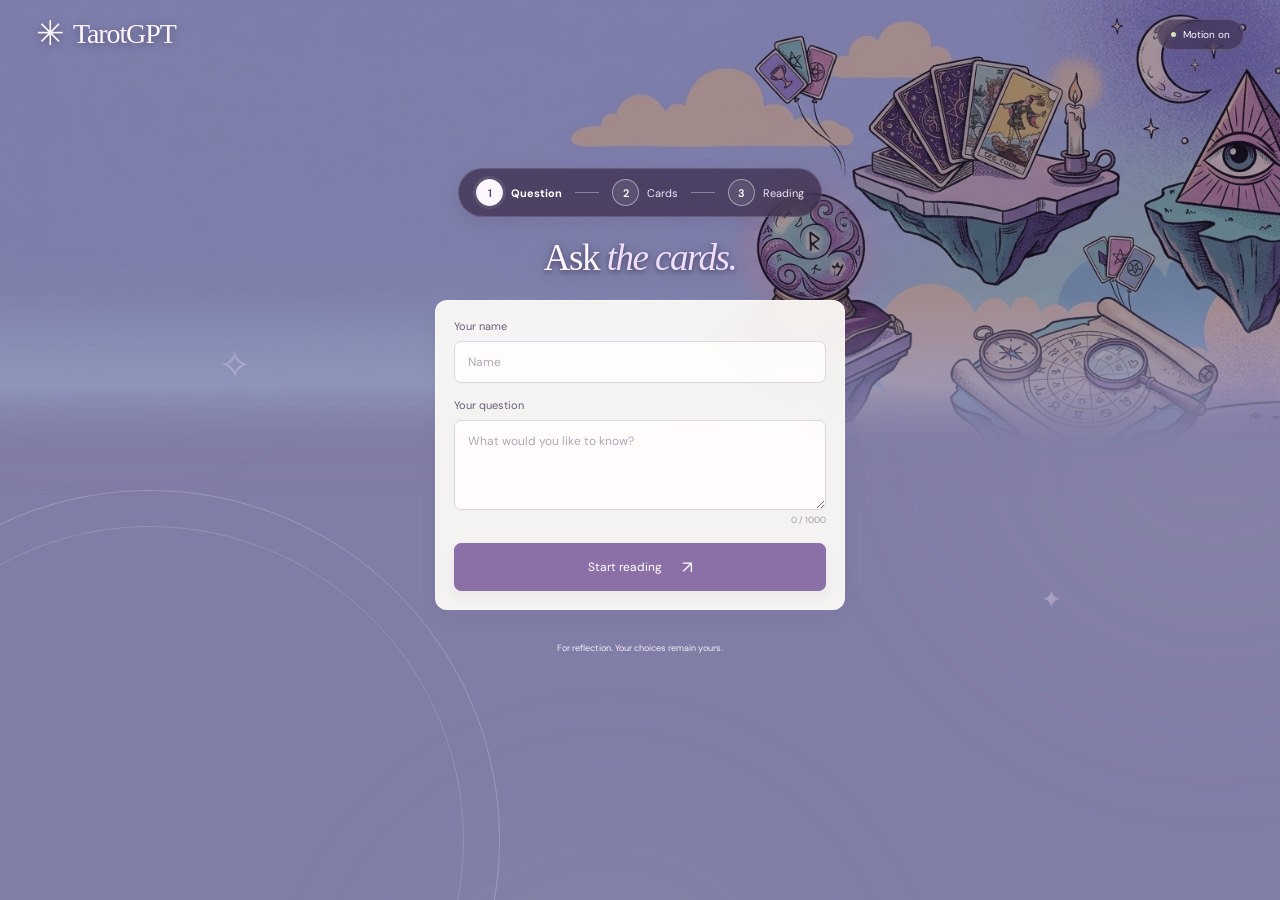
<file: templates/index.html>
﻿<!doctype html>
<html lang="en">
<head>
<meta charset="utf-8"><meta name="viewport" content="width=device-width,initial-scale=1"><meta name="theme-color" content="#807da6">
<title>TarotGPT · Ask the cards</title>
<meta name="description" content="Ask a question, choose your cards, and explore your personal tarot reading.">
<link rel="stylesheet" href="/static/assets/bootstrap.min.css"><link rel="stylesheet" href="/static/assets/fonts.css">
<style>
:root{--paper:#807da6;--ink:#3e3549;--muted:#867d8d;--purple:#8a70a7;--purple-dark:#71588e;--line:#e6deea;--serif:Georgia,'Times New Roman',serif}*{box-sizing:border-box}html{min-height:100%;scroll-behavior:smooth}body{margin:0;background:var(--paper);color:var(--ink);font:14px 'DM Sans',sans-serif;min-height:100svh}button,a,input,textarea{ -webkit-tap-highlight-color:transparent}button,a{touch-action:manipulation}button:focus-visible,a:focus-visible{outline:3px solid #b49bc8;outline-offset:5px}::selection{background:#e7daef}a{color:inherit;text-decoration:none}button{font:inherit}[hidden]{display:none!important}
.atmosphere{position:fixed;inset:0;z-index:-1;overflow:hidden;pointer-events:none;background:radial-gradient(ellipse at 50% 10%,#fffefa66,transparent 60%)}.cloud{position:absolute;border-radius:50%;filter:blur(65px);animation:cloud 23s ease-in-out infinite alternate;opacity:.8}.cloud.one{width:750px;height:750px;top:-240px;left:-270px;background:radial-gradient(ellipse,#e6dbee,transparent 68%)}.cloud.two{width:850px;height:850px;right:-360px;top:0;background:radial-gradient(ellipse,#eee0d4,transparent 68%);animation-delay:-9s}.cloud.three{width:700px;height:700px;left:20%;bottom:-480px;background:radial-gradient(ellipse,#dce6d8,transparent 68%);animation-delay:-15s}@keyframes cloud{to{transform:translate(100px,90px) scale(1.25)}}
.site-header{max-width:1320px;height:94px;margin:auto;padding:0 42px;display:flex;align-items:center;justify-content:space-between;border-bottom:1px solid #ded7e17a}.brand{display:flex;align-items:center;gap:10px;font:29px var(--serif);letter-spacing:-1.1px}.brand b{font-weight:normal;color:var(--purple)}.brand-mark{font-size:34px;color:var(--purple);line-height:1}.header-caption{font-size:9px;letter-spacing:2px;color:var(--muted)}.motion-toggle{border:1px solid #ded5e3;background:#ffffff48;border-radius:30px;padding:8px 13px;color:#7d7087;font-size:10px;display:flex;align-items:center;gap:7px}.motion-dot{width:5px;height:5px;background:#9aab93;border-radius:50%}.paused .motion-dot{background:#aaa}.stepper{display:flex;justify-content:center;align-items:center;max-width:460px;margin:32px auto 0;padding:0 15px;gap:15px}.step{display:flex;align-items:center;gap:8px;color:#aaa1ad;font-size:10px;white-space:nowrap}.step .number{display:grid;place-items:center;width:23px;height:23px;border:1px solid #dbd2df;border-radius:50%;font-size:9px}.step.current{color:var(--purple-dark)}.current .number{background:#ede4f3;border-color:#bba6cc;color:var(--purple-dark)}.step.done .number{background:#e8ece1;border-color:#c6d1bb;color:#7b896b}.step-line{height:1px;flex:1;background:#ded6e3;max-width:38px}
.app-main{position:relative;max-width:640px;margin:auto;padding:0 36px 30px}.screen{animation:enter .5s ease;position:relative}.screen-heading{text-align:center}.eyebrow{font-size:9px;font-weight:600;letter-spacing:2.5px;color:#9b87ad;text-transform:uppercase}.screen h1{font:normal 44px/1.16 var(--serif);letter-spacing:-1.5px;margin:13px 0}.screen h1 em{color:var(--purple);font-weight:normal}.subtitle{font-size:12px;color:var(--muted);line-height:1.9;margin:0 auto;max-width:390px}.illustration{position:relative;display:grid;place-items:center;height:183px;margin:6px auto 0;width:250px}.illustration>svg{width:210px;height:170px;animation:levitate 6s ease-in-out infinite}.illustration:before{content:'✧';position:absolute;left:4px;top:48px;color:#b8a6c6;font-size:27px;animation:shimmer 4s ease-in-out infinite}.illustration:after{content:'✦';position:absolute;right:10px;top:96px;color:#c4b39e;font-size:15px;animation:shimmer 5s ease-in-out infinite -2s}@keyframes levitate{50%{transform:translateY(-9px)}}@keyframes shimmer{50%{opacity:.3;transform:scale(.8)}}@keyframes enter{from{opacity:0;transform:translateY(9px)}to{opacity:1;transform:none}}
.question-form{max-width:410px;margin:27px auto 0}.form-label{font-size:11px;color:#6b5d77;margin-bottom:8px;display:flex;justify-content:space-between}.form-label small{font-size:9px;color:#a096a7}.form-control,.form-select{background:#fff9;border:1px solid #ded5e3;color:var(--ink);border-radius:7px;font-size:12px;padding:13px 15px;box-shadow:0 2px 5px #7d688203}.form-control::placeholder{color:#b0a6b6}.form-control:focus,.form-select:focus{background:#fffc;border-color:#b59ac9;box-shadow:0 0 0 3px #e9dff17a;color:var(--ink)}textarea.form-control{resize:vertical;min-height:106px;max-height:240px}.field-note{display:flex;justify-content:space-between;font-size:9px;color:#a499aa;margin-top:7px}.primary-button{display:flex;justify-content:center;align-items:center;gap:20px;width:100%;border:1px solid var(--purple);border-radius:7px;background:var(--purple);color:white;padding:15px 20px;font-size:12px;box-shadow:0 5px 12px #8a70a715;transition:transform .2s,background .2s}.primary-button:hover{background:var(--purple-dark);transform:translateY(-2px)}.primary-button:disabled{opacity:.45;cursor:default;transform:none}.primary-button .arrow{font-size:17px}.form-bottom{text-align:center;margin-top:13px;color:#a096a7;font-size:9px;display:flex;gap:6px;justify-content:center}.form-error{font-size:11px;color:#a1536b;line-height:1.6;margin-top:10px}.back-button{border:0;background:transparent;color:#93849f;font-size:11px;padding:0;margin:30px 0 0;display:flex;align-items:center;gap:7px}.back-button:hover{color:var(--purple-dark)}.section-space{padding-top:27px}.section-space .screen-heading{margin-top:0}.section-symbol{width:58px;height:58px;margin:0 auto 20px;border:1px solid #e0d3e9;border-radius:50%;display:grid;place-items:center;color:#a18ab3;font:32px var(--serif);background:#f3edf6}
.intention{margin:23px auto 0;max-width:440px;text-align:center;padding:13px 20px;background:#ffffff59;border:1px solid #e5dce8;border-radius:7px}.intention small{font-size:8px;letter-spacing:1.7px;color:#a08bab;display:block;margin-bottom:4px}.intention p{font:italic 16px/1.5 var(--serif);margin:0;color:#7f7088;overflow-wrap:anywhere}.method-options{display:grid;grid-template-columns:1fr 1fr;gap:15px;margin:27px auto 0;max-width:470px}.method-option{border:1px solid #dcd0e5;border-radius:10px;padding:25px 16px;background:#ffffff65;text-align:center;color:var(--ink);transition:transform .25s,border .25s,box-shadow .25s}.method-option:hover{transform:translateY(-5px);border-color:#b299c5;box-shadow:0 14px 20px #7e62860b}.method-option svg{width:85px;height:100px;margin-bottom:17px}.method-option strong{display:block;font:22px var(--serif);margin-bottom:8px}.method-option p{font-size:11px;color:var(--muted);line-height:1.7;max-width:170px;margin:0 auto}.method-option .method-cta{font-size:10px;display:block;color:var(--purple);margin-top:20px}.method-option.own{border-color:#dcded2;background:#f2f3ec60}.own .method-cta{color:#869278}.gentle-note{font-size:10px;color:#a095a6;text-align:center;margin:24px auto 0;line-height:1.8}
.deck{width:100%;height:230px;position:relative;margin:25px auto 0;isolation:isolate}.deck-card{position:absolute;width:64px;height:112px;left:calc(50% - 32px);top:50px;border:1px solid #a68eb8;border-radius:29px 29px 4px 4px;background:repeating-linear-gradient(45deg,transparent 0 8px,#ffffff20 8px 9px),#d8c9e4;box-shadow:0 6px 10px #5d416118;color:#987cad;transform:translate(var(--x),var(--y)) rotate(var(--r));transition:transform .4s ease,opacity .4s,border .2s;animation:fan .8s cubic-bezier(.2,.8,.2,1) backwards;animation-delay:calc(var(--i)*.014s);font-size:27px;padding:0}.deck-card:before{content:'';position:absolute;inset:6px;border:1px solid #b19bc2;border-radius:24px 24px 2px 2px}.deck-card:hover:not(:disabled),.deck-card:focus-visible{transform:translate(var(--x),calc(var(--y) - 22px)) rotate(var(--r));background-color:#cbb8dc;border-color:#8c6aa6;z-index:30!important}.deck-card.picked{opacity:0;transform:translate(var(--x),80px) rotate(var(--r));pointer-events:none}.deck-card:disabled:not(.picked){cursor:default}.deck.shuffling .deck-card{animation:shuffle .45s ease-in-out infinite alternate;animation-delay:calc(var(--i)*-.03s)}@keyframes fan{from{opacity:.2;transform:translate(0,20px) rotate(0)}to{opacity:1;transform:translate(var(--x),var(--y)) rotate(var(--r))}}@keyframes shuffle{from{transform:translate(-45px,10px) rotate(-12deg)}to{transform:translate(45px,-8px) rotate(12deg)}}.deck-toolbar{display:flex;justify-content:center;gap:16px;align-items:center;margin-top:-17px;margin-bottom:22px}.text-button{border:0;background:transparent;font-size:10px;color:var(--purple);padding:7px}.selection-counter{font-size:10px;color:#9b8ca6}.selected-spread{display:grid;grid-template-columns:repeat(3,1fr);gap:16px;max-width:410px;margin:24px auto}.selected-slot{min-width:0;text-align:center}.slot-label{font-size:8px;letter-spacing:1.5px;color:#aa99b4;text-transform:uppercase;margin-bottom:10px}.slot-empty{height:165px;border:1px dashed #d9cbe3;background:#ece4f020;border-radius:48px 48px 6px 6px;display:grid;place-items:center;color:#c7b7d2;font:26px var(--serif)}.revealed-card{height:165px;animation:reveal .65s ease backwards;perspective:700px}.revealed-card svg{height:100%;width:100%;border:1px solid #d0c6b6;border-radius:48px 48px 5px 5px;background:#f5eee0;padding:4px;box-shadow:0 6px 12px #6f5c7012}.slot-name{font:14px var(--serif);margin-top:9px;color:#817188;line-height:1.3;min-height:18px}@keyframes reveal{from{opacity:0;transform:translateY(-30px) rotateY(90deg)}to{opacity:1;transform:none}}.reading-action{max-width:410px;margin:0 auto}.own-fields{max-width:410px;margin:24px auto 0}.own-field{display:flex;align-items:center;gap:10px;margin-bottom:10px}.own-field .form-control{flex:1;min-width:0}.own-field .field-number{font:italic 17px var(--serif);color:#b9a6c7;width:16px}.remove-card{background:transparent;border:0;color:#a391ac;font-size:20px;width:23px}.own-toolbar{display:flex;justify-content:space-between;align-items:center;margin:2px 0 18px}.own-toolbar small{font-size:9px;color:#a398aa}.own-fields .form-label{margin-bottom:12px}
.loading-wrap{text-align:center;padding:75px 0 80px}.loading-orbit{position:relative;width:140px;height:140px;display:grid;place-items:center;margin:0 auto 35px;color:#a28ab4;font-size:48px}.loading-orbit:before,.loading-orbit:after{content:'';position:absolute;inset:0;border:1px solid #dfd0e8;border-radius:50%;border-top-color:#a38ab5;animation:spin 5s linear infinite}.loading-orbit:after{inset:16px;animation-direction:reverse;border-top-color:#b8bda4}.loading-wrap h1{font-size:34px}.loading-wrap p{font-size:12px;color:var(--muted);line-height:1.8}.loader-note{font-size:10px;color:#a79aad;margin-top:25px}@keyframes spin{to{transform:rotate(360deg)}}.error-panel{border:1px solid #e0cdd2;background:#faf0ef;padding:18px;border-radius:8px;color:#936775;font-size:12px;line-height:1.8;margin:25px auto;max-width:410px}.secondary-button{border:1px solid #d5c6df;color:var(--purple);background:transparent;border-radius:6px;padding:11px 18px;font-size:11px}.result-header{margin-top:30px}.result-header h1{font-size:38px}.result-cards{margin-top:28px}.result-entry{display:grid;grid-template-columns:75px 1fr;gap:20px;padding:23px 0;border-bottom:1px solid var(--line)}.result-entry svg{width:75px;height:121px;border:1px solid #d0c6b6;border-radius:35px 35px 4px 4px;padding:3px;background:#f7efdf}.result-entry small{font-size:8px;letter-spacing:1.5px;color:#a491b0}.result-entry h2{font:23px var(--serif);margin:6px 0 10px}.result-entry p{font-size:12px;line-height:1.9;color:#87788f;margin:0;white-space:pre-line;overflow-wrap:anywhere}.summary{padding:25px;background:#eee7f190;border:1px solid #e0d3e7;border-radius:9px;margin:28px 0}.summary h2{font:25px var(--serif);margin:0 0 12px}.summary p{font-size:12px;line-height:1.9;color:#87788f;white-space:pre-line;overflow-wrap:anywhere;margin:0}.demo-badge{display:inline-block;border:1px solid #cbbad6;border-radius:30px;padding:5px 12px;font-size:9px;color:#957ca7;margin-bottom:15px;background:#efe7f4}.result-actions{display:flex;gap:12px;margin-top:25px}.result-actions button{flex:1}.page-footer{text-align:center;padding:23px 20px 28px;max-width:560px;margin:0 auto;color:#a397aa;font-size:9px;line-height:1.8}.page-footer:before{content:'';display:block;width:35px;height:1px;background:#d7c9e0;margin:0 auto 17px}.page-footer p{margin:0}.footer-tiny{font-size:8px;letter-spacing:1.6px;color:#b4a7bb;margin-top:11px}.side-star{position:fixed;pointer-events:none;font-family:var(--serif);color:#d5c7df;z-index:-1}.side-star.a{top:38%;left:17%;font-size:40px;animation:shimmer 7s infinite}.side-star.b{right:17%;top:65%;font-size:25px;animation:shimmer 8s infinite -2s}.side-orbit{position:fixed;left:-200px;bottom:-290px;width:700px;height:700px;border:1px solid #dcd4e14d;border-radius:50%;z-index:-1;pointer-events:none}.side-orbit:after{content:'';position:absolute;inset:35px;border:1px solid #dcd4e13b;border-radius:50%}.paused *,.paused *:before,.paused *:after{animation:none!important;transition:none!important}body.paused{scroll-behavior:auto}
@media(min-width:1500px){.stepper{margin-top:42px}.illustration{height:205px;margin-top:14px}.question-form{margin-top:32px}}@media(max-width:767px){.site-header{height:78px;padding:0 24px}.brand{font-size:25px}.brand-mark{font-size:30px}.header-caption{display:none}.motion-toggle{padding:7px 10px;font-size:9px}.stepper{margin-top:25px;gap:10px;max-width:360px}.step{font-size:9px;gap:6px}.step-line{max-width:25px}.app-main{padding:0 23px 20px;max-width:540px}.illustration{height:172px;margin-top:8px}.illustration>svg{width:195px}.screen h1{font-size:39px}.subtitle{font-size:11px;max-width:320px}.question-form{margin-top:25px}.form-control{font-size:12px}.header-caption{display:none}.method-options{gap:12px}.method-option{padding:22px 12px}.method-option strong{font-size:21px}.method-option p{font-size:10px}.section-space{padding-top:25px}.deck-card{width:54px;height:98px;left:calc(50% - 27px);font-size:24px}.deck{height:210px}.selected-spread{gap:12px;margin:20px auto}.slot-empty,.revealed-card{height:145px}.slot-name{font-size:12px}.back-button{margin-top:25px}.result-header h1{font-size:34px}.result-entry{gap:14px;grid-template-columns:64px 1fr}.result-entry svg{width:64px;height:108px}.result-entry h2{font-size:21px}.page-footer{padding-top:17px}.side-star.a{left:5%;top:35%;font-size:20px}.side-star.b{right:5%;font-size:18px}.result-actions{flex-direction:column}}@media(max-width:360px){.screen h1{font-size:35px}.step{font-size:8px}.stepper{gap:8px}.method-option strong{font-size:18px}.slot-label{font-size:7px;letter-spacing:1px}.slot-empty,.revealed-card{height:128px}.app-main{padding-left:20px;padding-right:20px}}@media(prefers-reduced-motion:reduce){html{scroll-behavior:auto}*,*:before,*:after{animation:none!important;transition:none!important}}
.deck-toolbar{position:relative;z-index:2;margin-top:0}.deck{pointer-events:none}.deck-card{pointer-events:auto}.deck-card.picked{pointer-events:none}.result-entry img{width:75px!important;height:121px!important;object-fit:contain}.screen h1:focus{outline:none}

.revealed-card,.slot-empty{border-radius:7px}.revealed-card{overflow:hidden;background:#f6eddf;border:1px solid #d5c4b2;box-shadow:0 5px 14px #6f5c7015}.tarot-image{display:block;width:100%;height:100%;object-fit:contain;border-radius:5px}.result-entry .tarot-image{width:75px;height:121px;object-fit:contain}.unknown-card{display:grid;place-items:center;width:100%;height:100%;min-height:110px;background:#e9dfee;border:1px solid #c9b6d6;border-radius:7px;color:#a48cb6;font-size:35px}.result-entry .unknown-card{height:121px}.slot-name{overflow-wrap:anywhere;font-size:12px}#deckStatus{margin-bottom:15px}
@media(max-width:767px){.result-entry .tarot-image{width:64px!important;height:108px!important}}
.deck-card:hover:not(:disabled),.deck-card:focus-visible{z-index:100!important;transform:translate(var(--x),var(--y)) rotate(var(--r));filter:brightness(1.04);box-shadow:0 0 0 2px #b39ac655,0 7px 14px #5d416125}

/* Real card backs, spread from a stack on the left. */
.deck-card{border:0;border-radius:4px;background:transparent;overflow:hidden;animation:none;box-shadow:1px 3px 7px #3b314b21;transition:opacity .22s ease,filter .18s ease}
.deck-card:before{content:none}
.deck-card .deck-back{position:absolute;max-width:none;width:129.76%;height:118.4%;left:-13.18%;top:-9.15%;object-fit:fill;pointer-events:none;user-select:none}
.deck-card:hover:not(:disabled),.deck-card:focus-visible{background:transparent;filter:brightness(1.08);box-shadow:1px 4px 9px #3b314b30}
.deck.dealing .deck-card{animation:spread-left .55s cubic-bezier(.22,.61,.36,1) both;animation-delay:calc(var(--i)*.012s)}
@keyframes spread-left{from{transform:translate(var(--start-x),20px) rotate(-4deg)}to{transform:translate(var(--x),var(--y)) rotate(var(--r))}}
.selected-spread .slot-empty,.selected-spread .revealed-card{width:100%;height:auto;aspect-ratio:7/12;border-radius:4px}
.selected-spread .revealed-card{border:0;padding:0;background:transparent;overflow:hidden;box-shadow:0 4px 10px #3b314b16;animation:card-arrive .25s ease-out}
.selected-spread .revealed-card .tarot-image{display:block;width:100%;height:100%;object-fit:fill;border:0;border-radius:4px;padding:0}
@keyframes card-arrive{from{opacity:0}to{opacity:1}}

/* The supplied illustration fades into the page; mobile keeps its top-right details. */
.header-art{position:absolute;inset:0 0 auto;height:295px;z-index:-1;pointer-events:none;background-image:linear-gradient(to bottom,rgba(128,125,166,0) 15%,rgba(128,125,166,.28) 48%,var(--paper) 100%),url('/static/img/header.jpg');background-position:center top;background-size:cover;background-repeat:no-repeat}
.site-header{height:68px;margin-bottom:100px;border:0;padding:0 36px}.brand{font-size:28px}.motion-toggle{background:#f8f5f1d9;border-color:#e6deea99;backdrop-filter:blur(8px)}
.stepper{margin:0 auto 20px}.app-main{padding-bottom:12px;max-width:600px}.screen h1{font-size:37px;margin:12px 0 20px}.question-form{margin:0 auto}.question-form .primary-button{margin-top:17px!important}.question-form .mb-3{margin-bottom:15px!important}textarea.form-control{min-height:90px}.field-note{justify-content:flex-end;margin-top:4px}.form-control{padding:11px 13px}.primary-button{padding:12px 18px}.back-button{margin:0 0 10px}.section-space{padding-top:0}.intention{margin-top:0;padding:9px 14px}.intention p{font-size:14px}.intention small{font-size:7px;margin-bottom:2px}
.method-options{margin-top:18px;max-width:410px}.method-option{padding:20px 12px}.method-option svg{height:75px;width:70px;margin-bottom:12px}.method-option strong{font-size:22px;margin:0}.own-fields{margin-top:0}.own-toolbar{margin-bottom:12px}.deck{height:175px;margin:0 auto}.deck-card{top:18px}.deck-toolbar{margin-bottom:8px}.selected-spread{max-width:360px;margin:12px auto 16px;gap:14px}.slot-label{margin-bottom:7px}.slot-name{font-size:11px;margin-top:6px}.loading-wrap{padding:32px 0}.loading-orbit{width:100px;height:100px;margin-bottom:23px}.result-header{margin-top:0}.result-cards{margin-top:10px}.result-entry{padding:17px 0}.summary{margin:20px 0;padding:20px}.page-footer{padding:18px 20px 20px;font-size:9px}.page-footer:before{display:none}.side-star{opacity:.45}.error-panel{margin:18px auto}
@media(min-width:1500px){.stepper{margin-top:0}.question-form{margin-top:0}}
@media(max-width:767px){.header-art{height:245px;background-position:right top;background-size:auto 290px}.site-header{height:62px;margin-bottom:103px;padding:0 20px}.brand{font-size:25px}.stepper{margin:0 auto 18px}.app-main{padding:0 21px 8px}.screen h1{font-size:33px;margin:8px 0 17px}.question-form{margin-top:0}.section-space{padding-top:0}.back-button{margin:0 0 9px}.method-option{padding:18px 10px}.method-option strong{font-size:20px}.method-option svg{height:65px;width:60px}.deck{height:155px;margin-top:0}.deck-card{top:13px}.selected-spread{gap:12px;margin:10px auto 14px;max-width:330px}.slot-name{font-size:10px}.result-header{margin-top:0}.result-header h1{font-size:32px}.own-fields{margin-top:0}.page-footer{padding:14px 18px 18px}}
@media(max-width:360px){.header-art{height:218px;background-size:auto 265px}.site-header{margin-bottom:82px}.screen h1{font-size:30px}.method-option strong{font-size:18px}}
.header-art{background-size:100% 100%,cover;background-position:center top,center top}
@media(max-width:767px){.header-art{background-image:linear-gradient(to bottom,rgba(128,125,166,0) 5%,rgba(128,125,166,.15) 35%,rgba(128,125,166,.94) 70%,var(--paper) 100%),url('/static/img/header.jpg');background-size:100% 100%,auto 290px;background-position:center top,right top}}
@media(max-width:360px){.header-art{background-size:100% 100%,auto 265px}}
/* Keep the artwork visible through at least 40% of the viewport. */
.header-art{height:max(360px,55vh);height:max(360px,55svh);background-size:100% 100%,cover;background-image:linear-gradient(to bottom,rgba(128,125,166,0) 20%,rgba(128,125,166,.12) 60%,rgba(128,125,166,.35) 75%,var(--paper) 100%),url('/static/img/header.jpg')}
@media(max-width:767px){.header-art{background-position:center top,right top}}

/* Clear progress and headings over the extended artwork. */
.atmosphere{z-index:-2}
.header-art{background-image:linear-gradient(to bottom,rgba(44,32,61,.43) 0%,rgba(44,32,61,.43) 58%,rgba(128,125,166,.7) 78%,var(--paper) 90%,var(--paper) 100%),url('/static/img/header.jpg');-webkit-mask-image:linear-gradient(to bottom,#000 0%,#000 65%,rgba(0,0,0,.9) 76%,rgba(0,0,0,.35) 90%,transparent 100%);mask-image:linear-gradient(to bottom,#000 0%,#000 65%,rgba(0,0,0,.9) 76%,rgba(0,0,0,.35) 90%,transparent 100%)}
.brand,.brand b,.brand-mark{color:#fff7ff;text-shadow:0 2px 8px #21142b66}
.motion-toggle{color:#fff7ff;background:#35244180;border:1px solid #ffffff24}
.motion-dot{background:#d1e4bb}
.stepper{width:fit-content;max-width:calc(100% - 36px);padding:10px 17px;gap:13px;background:#352441a8;border:1px solid #ffffff24;border-radius:40px;box-shadow:0 5px 18px #24133216;backdrop-filter:blur(12px)}
.step{font-size:11px;color:#eee3f5;gap:8px}
.step .number{width:27px;height:27px;flex:none;color:#fff;background:#ffffff15;border:1px solid #ffffff70;font-weight:600;font-size:11px}
.step.current{color:#fff;font-weight:700}.step.current .number{color:#5d4075;background:#fff7ff;border-color:#fff7ff;box-shadow:0 0 0 3px #ffffff16}
.step.done{color:#f2ecf5}.step.done .number{background:#dae7c8;border-color:#dae7c8;color:#526440}
.step-line{width:24px;flex:none;background:#ffffff57}
.screen h1,.screen h1 em{color:#fff7ff;text-shadow:0 2px 5px #26163080,0 0 18px #26163040}
.screen h1 em{color:#f0dfff}
.back-button{color:#fff7ff;text-shadow:0 1px 5px #26163099}
.back-button:hover{color:#fff}
@media(max-width:767px){.stepper{gap:10px;padding:9px 13px}.step{font-size:10px;gap:7px}.step-line{width:15px}.step .number{width:25px;height:25px}.screen h1{margin-top:10px}}
@media(max-width:360px){.stepper{gap:8px;padding:8px 11px}.step{font-size:9px;gap:6px}.step-line{width:10px}}
.question-form,.own-fields{padding:18px;background:#fcfaf7f0;border:1px solid #ffffff80;border-radius:12px;box-shadow:0 6px 20px #2817370a;backdrop-filter:blur(8px)}
.intention,.method-option,.method-option.own{background:#fcfaf7ef;border-color:#ffffff8c;backdrop-filter:blur(8px)}
.form-control{background:#fffdfbf5}
.form-control:focus{background:#fffdfb}
@media(max-width:767px){.question-form,.own-fields{padding:16px}}
/* Match the supplied lavender swatch throughout the lower page and image fade. */
.atmosphere{background:none}.cloud{opacity:.06}
.page-footer,.selection-counter,.slot-label,.slot-name,#deckStatus,.deck-toolbar .text-button,.loading-wrap p{color:#f4effa}
.selected-spread .slot-empty{border-color:#eee4ff80;color:#f0e6ff;background:#ffffff08}
.result-entry{border-color:#ffffff35}.result-entry h2,.result-entry p,.result-entry small{color:#fff7ff}
.summary{background:#fcfaf7f0}.summary p{color:#6d6275}
.result-actions .secondary-button{color:#fff7ff;border-color:#ffffff80}
</style>
</head>
<body>
<div class="header-art" aria-hidden="true"></div><div class="atmosphere" aria-hidden="true"><div class="cloud one"></div><div class="cloud two"></div><div class="cloud three"></div></div><span class="side-star a" aria-hidden="true">✧</span><span class="side-star b" aria-hidden="true">✦</span><div class="side-orbit" aria-hidden="true"></div>
<header class="site-header"><a class="brand" href="#" id="homeLink" aria-label="TarotGPT, home"><span class="brand-mark" aria-hidden="true">✳</span><span>Tarot<b>GPT</b></span></a><button class="motion-toggle" id="motionToggle" aria-pressed="true"><span class="motion-dot"></span><span>Motion on</span></button></header>
<nav class="stepper" aria-label="Reading progress"><div class="step current" data-step="1" aria-current="step"><span class="number">1</span> Question</div><span class="step-line"></span><div class="step" data-step="2"><span class="number">2</span> Cards</div><span class="step-line"></span><div class="step" data-step="3"><span class="number">3</span> Reading</div></nav>
<main class="app-main">
<section class="screen" id="questionScreen" aria-labelledby="questionTitle">

<div class="screen-heading"><h1 id="questionTitle">Ask <em>the cards.</em></h1></div>
<form class="question-form" id="questionForm" novalidate><div class="mb-3"><label class="form-label" for="name_form">Your name</label><input class="form-control" id="name_form" name="name" autocomplete="given-name" maxlength="80" placeholder="Name" required></div><div><label class="form-label" for="question_form">Your question</label><textarea class="form-control" id="question_form" name="question" placeholder="What would you like to know?" maxlength="1000" required aria-describedby="questionHelp"></textarea><div class="field-note" id="questionHelp"><span id="characterCount">0 / 1000</span></div></div><p class="form-error" id="formError" role="alert" hidden></p><button class="primary-button mt-4" type="submit">Start reading <span class="arrow" aria-hidden="true">↗</span></button></form>
</section>
<section class="screen" id="methodScreen" aria-labelledby="methodTitle" hidden><button class="back-button" data-back="questionScreen">← Back</button><div class="section-space screen-heading"><h1 id="methodTitle">Choose <em>your deck.</em></h1></div><div class="intention"><small>YOUR QUESTION</small><p data-question></p></div><div class="method-options"><button class="method-option" id="virtualMethod"><svg viewBox="0 0 100 115" fill="none" aria-hidden="true"><rect x="12" y="18" width="43" height="80" rx="4" transform="rotate(-14 12 18)" fill="#ebe2f1" stroke="#b9a0ca"/><rect x="50" y="8" width="43" height="80" rx="4" transform="rotate(14 50 8)" fill="#ebe2f1" stroke="#b9a0ca"/><path d="M30 29a20 20 0 0 1 40 0v71H30Z" fill="#f7f2fa" stroke="#ab8fbf"/><path d="M50 42q0 18 13 18-13 0-13 18 0-18-13-18 13 0 13-18Z" fill="#b49ac7"/></svg><strong>Virtual cards</strong></button><button class="method-option own" id="ownMethod"><svg viewBox="0 0 100 115" fill="none" aria-hidden="true"><rect x="17" y="19" width="48" height="82" rx="4" transform="rotate(-10 17 19)" fill="#edf0e6" stroke="#b4bea5"/><path d="M38 31a22 22 0 0 1 44 0v73H38Z" fill="#f4f6ee" stroke="#a7b294"/><path d="M66 43a17 17 0 1 0 10 27 16 16 0 0 1-10-27Z" fill="#afbc9d"/><path d="m47 89 8-7 8 7 8-7" stroke="#b2bea1"/></svg><strong>My own cards</strong></button></div></section>
<section class="screen" id="virtualScreen" aria-labelledby="virtualTitle" hidden><button class="back-button" data-back="methodScreen">← Back</button><div class="section-space screen-heading"><h1 id="virtualTitle">Choose <em>3 cards.</em></h1></div><div class="deck" id="deck" role="group" aria-label="Virtual tarot deck"></div><p id="deckStatus" class="gentle-note" role="status" hidden></p><div class="deck-toolbar"><span class="selection-counter" id="selectionCounter" role="status" aria-live="polite">0 of 3 selected</span><span style="color:#d5c7df">·</span><button class="text-button" id="shuffleButton">↻ Shuffle</button></div><div class="selected-spread" id="selectedSpread"></div><div class="reading-action"><button class="primary-button" id="virtualRead" disabled>Read my cards <span aria-hidden="true">✧</span></button></div></section>
<section class="screen" id="ownScreen" aria-labelledby="ownTitle" hidden><button class="back-button" data-back="methodScreen">← Back</button><div class="section-space screen-heading"><h1 id="ownTitle">Enter <em>your cards.</em></h1></div><form class="own-fields" id="ownForm" novalidate><div class="form-label">Cards <small>1–12 cards</small></div><div id="ownFields"></div><datalist id="tarotCardNames"></datalist><div class="own-toolbar"><button class="text-button" id="addCard" type="button">＋ Add card</button><small>In the order drawn</small></div><p class="form-error" id="ownError" role="alert" hidden></p><button class="primary-button" type="submit">Read my cards <span aria-hidden="true">✧</span></button></form></section>
<section class="screen" id="loadingScreen" aria-labelledby="loadingTitle" hidden><div class="loading-wrap"><div class="loading-orbit" aria-hidden="true">✧</div><h1 id="loadingTitle">Reading <em>your cards.</em></h1><p id="loadingText" role="status" aria-live="polite">Preparing your reading…</p></div></section>
<section class="screen" id="errorScreen" aria-labelledby="errorTitle" hidden><div class="section-space screen-heading mt-4"><h1 id="errorTitle">A brief <em>pause.</em></h1></div><div class="error-panel" id="apiError" role="alert"></div><div class="reading-action"><button class="primary-button" id="retryButton">Try again ↻</button><button class="text-button d-block mx-auto mt-3" id="editCards">← Back to cards</button></div></section>
<section class="screen" id="resultScreen" aria-labelledby="resultTitle" hidden><div class="screen-heading result-header"><h1 id="resultTitle">Your <em>reading.</em></h1></div><div class="intention"><small>YOUR QUESTION</small><p data-question></p></div><div class="result-cards" id="reading"></div><div class="summary"><h2>The bigger picture</h2><p id="summaryText"></p></div><div class="result-actions"><button class="primary-button" id="startAgain">New reading ↗</button><button class="secondary-button" id="backToCards">Back to cards</button></div></section>
</main><footer class="page-footer">For reflection. Your choices remain yours.</footer>
<script src="/static/cards/cards.js" defer></script>
<script src="/static/assets/tarot.js" defer></script>
</body></html>
</file>
<file: static/assets/fonts.css>
@font-face {
  font-family: 'Barlow Condensed';
  font-style: normal;
  font-weight: 600;
  font-display: swap;
  src: url(fonts/font-0.ttf) format('truetype');
}
@font-face {
  font-family: 'DM Sans';
  font-style: normal;
  font-weight: 400;
  font-display: swap;
  src: url(fonts/font-1.ttf) format('truetype');
}
@font-face {
  font-family: 'DM Sans';
  font-style: normal;
  font-weight: 600;
  font-display: swap;
  src: url(fonts/font-2.ttf) format('truetype');
}
@font-face {
  font-family: 'DM Sans';
  font-style: normal;
  font-weight: 700;
  font-display: swap;
  src: url(fonts/font-3.ttf) format('truetype');
}
</file>
